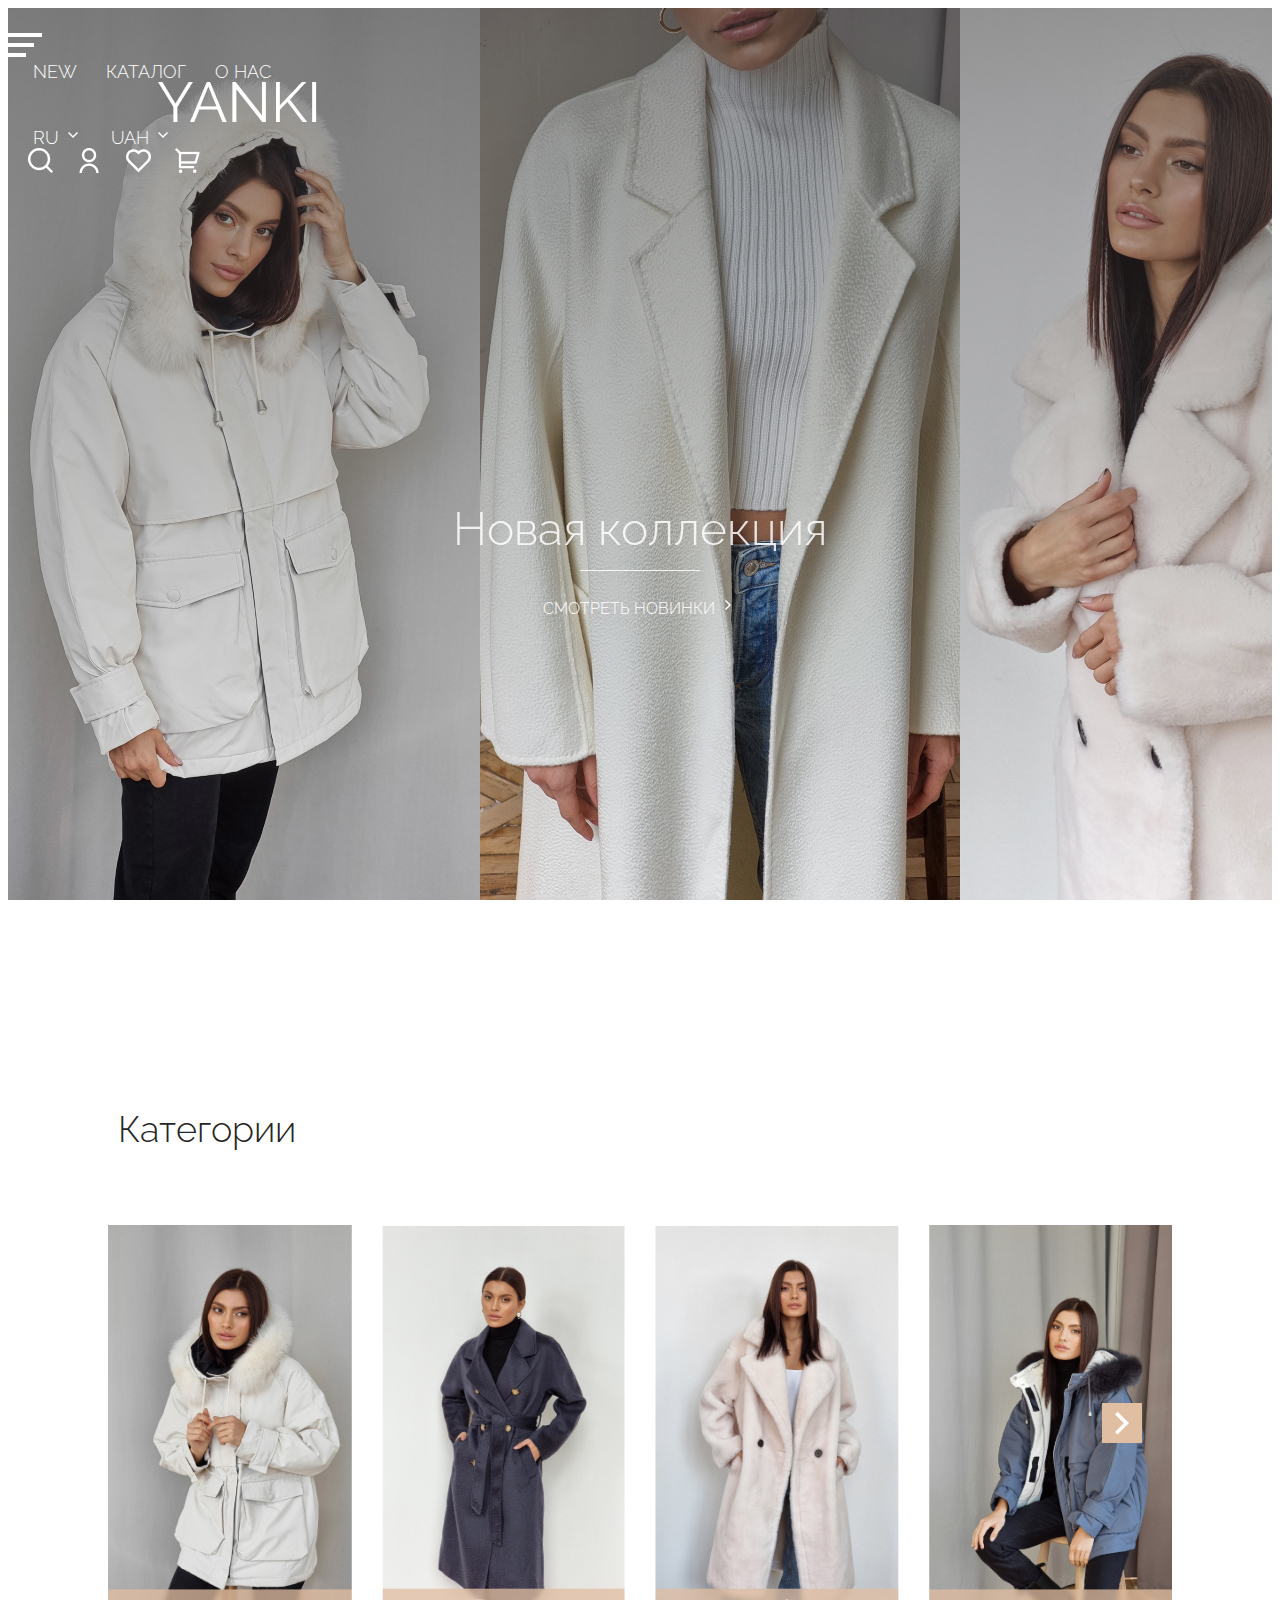
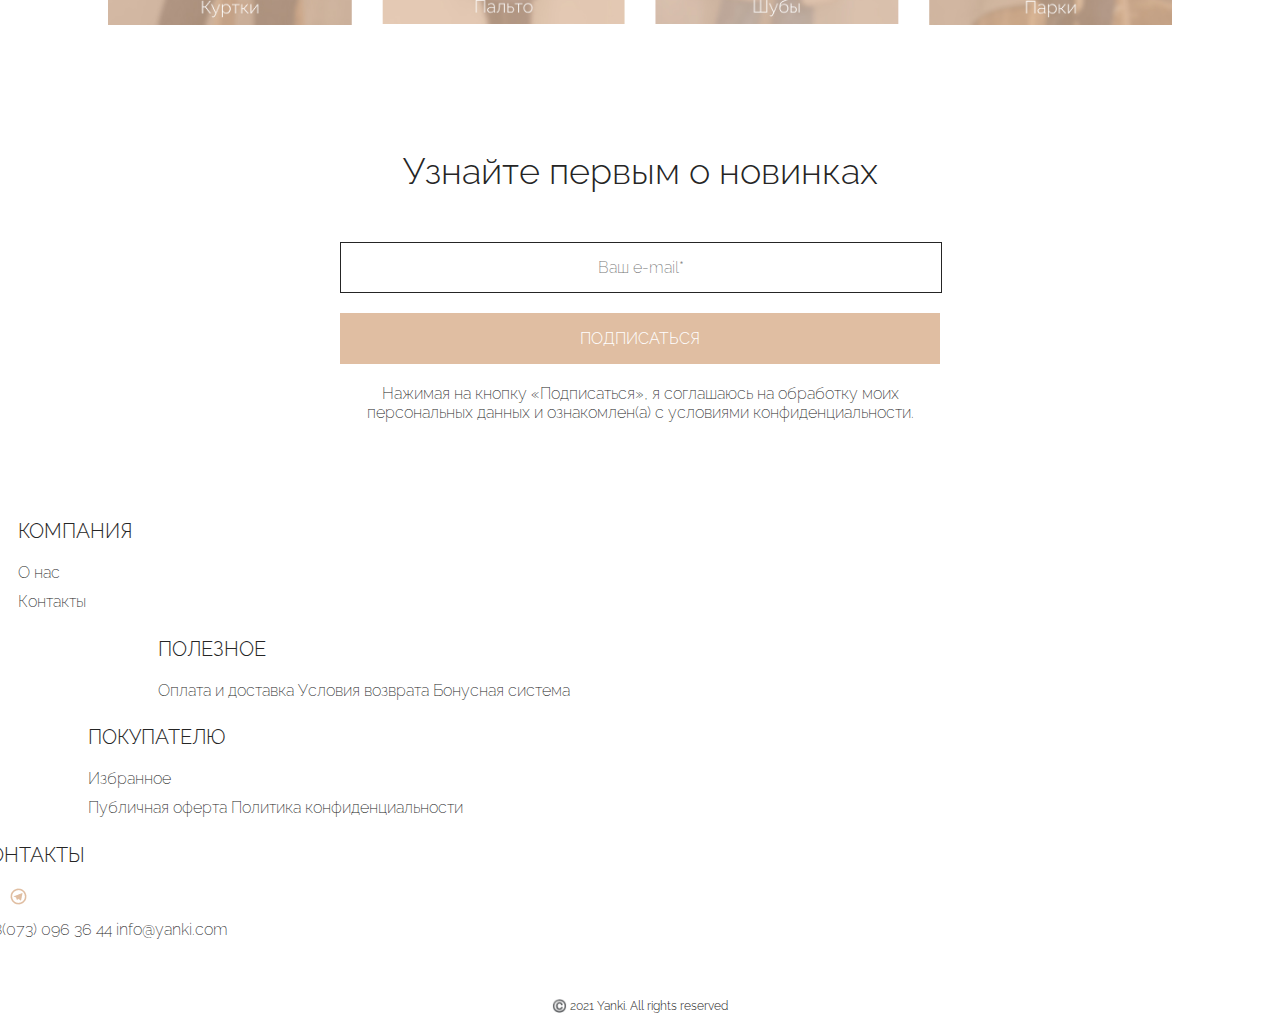
<file: index.html>
<!DOCTYPE html>
<html lang="en">
<head>
    <meta charset="UTF-8">
    <meta http-equiv="X-UA-Compatible" content="IE=edge">
    <meta name="viewport" content="width=1024">
    <title>YANKI</title>
    <link rel="stylesheet" href="style.css">
    <link href="https://cdn.jsdelivr.net/npm/bootstrap@5.1.3/dist/css/bootstrap.min.css" rel="stylesheet" integrity="sha384-1BmE4kWBq78iYhFldvKuhfTAU6auU8tT94WrHftjDbrCEXSU1oBoqyl2QvZ6jIW3" crossorigin="anonymous">
    <link rel="stylesheet" href="https://unpkg.com/swiper@8/swiper-bundle.min.css"/>
</head>
<body>
    
    <!-- ===============================<header></header> -->

    <header>
        <nav>
            <div class="container">
                <div class="d-flex align-items-center justify-content-between" >
                    <div class="col-xxl-1 drowdown "><a href="#"><img src="img/DROPDOWN_ICON.png" alt=""></a></div>
                    <div class="col-xxl-3 catalog">
                        <a href="#">NEW</a>
                        <a href="catalog.html">КАТАЛОГ</a>
                        <a href="#">О НАС</a>
                    </div>
                    <div class="col-xxl-2 emblem"><a href=""><img src="img/YANKI.png" alt=""></a></div>
                    <div class="col-xxl-2 switch">
                        <a href="#">RU <img src="img/DOWN_ARROW.png" alt=""></a>
                        <a href="#">UAH <img src="img/DOWN_ARROW.png" alt=""></a>
                    </div>
                    <div class="col-xxl-2 functions">
                        <a href="#"><img src="img/icon_SEARCH.png" alt=""></a>
                        <a href="#"><img src="img/icon_HUMAN.png" alt=""></a>
                        <a href="#"><img src="img/icon_HEART.png" alt=""></a>
                        <a href="#"><img src="img/icon_TELEJKA.png" alt=""></a>
                    </div>
                </div>
            </div>
        </nav>
        <div class="newcollection">
            <h1>Новая коллекция</h1>
            <!-- line after -->
            <a href="#">Смотреть Новинки <img src="img/RIGHT_ARROW.png" alt=""></a>
        </div>
    </header>

    <!-- ===============================<header></header> -->

    <!-- ==================================SWIPER PART -->

    <section class="swiperpart">
        <div class="container">
            <h1>Категории</h1>
        </div>
        <div class="container">
            <div class="swiper mySwiper">
                <div class="swiper-wrapper">
                  <div class="swiper-slide"><a href="#"><img src="img/SWIPER_IMG_1.jpg" alt=""></a></div>
                  <div class="swiper-slide"><a href="#"><img src="img/SWIPER_IMG_2.jpg" alt=""></a></div>
                  <div class="swiper-slide"><a href="#"><img src="img/SWIPER_IMG_3.jpg" alt=""></a></div>
                  <div class="swiper-slide"><a href="#"><img src="img/SWIPER_IMG_4.jpg" alt=""></a></div>
                  <div class="swiper-slide"><a href="#"><img src="img/SWIPER_IMG_2.jpg" alt=""></a></div>
                  <div class="swiper-slide"><a href="#"><img src="img/SWIPER_IMG_1.jpg" alt=""></a></div>
                  <div class="swiper-slide"><a href="#"><img src="img/SWIPER_IMG_4.jpg" alt=""></a></div>
                  <div class="swiper-slide"><a href="#"><img src="img/SWIPER_IMG_3.jpg" alt=""></a></div>
                </div>
                <div class="swiper-button-next"></div>
              </div>
        </div>
    </section>

    <!-- ==================================SWIPER PART -->


    <!-- ==================================rassilka  -->

    <section class="rassilka">
        <div class="rassilkacontainer">
            <h1>Узнайте  первым о новинках</h1>
            <input type="email" name="" id="" placeholder="Ваш e-mail*">
            <button>ПОДПИСАТЬСЯ</button>
            <p>Нажимая на кнопку «Подписаться», я соглашаюсь на обработку моих персональных данных и ознакомлен(а) с условиями конфиденциальности.</p>
        </div>
    </section>

    <!-- ==================================rassilka  -->


    <!-- ======================================foooooooooooooooootootttotototooter -->

    <footer>
        <div class="container">
            <div class="d-flex ">
                <div class="col-xxl-2 company">
                    <h2>КОМПАНИЯ</h2>
                    <a href="#!">О нас</a>   <br>
                    <a href="#!">Контакты</a>
                </div>
                <div class="col-xxl-2 usefull">
                    <h2>ПОЛЕЗНОЕ</h2>
                    <a href="#!">Оплата и доставка</a> 
                    <a href="#!">Условия возврата</a> 
                    <a href="#!">Бонусная система</a>
                </div>
                <div class="col-xxl-3 client">
                    <h2>ПОКУПАТЕЛЮ</h2>
                    <a href="#!">Избранное</a> <br>
                    <a href="#!">Публичная оферта</a> 
                    <a href="#!">Политика конфиденциальности</a>
                </div>
                <div class="col-xxl-2 contacts">
                    <h2>КОНТАКТЫ</h2>
                    <div class="d-flex"><a href="#!"><img src="img/instagram_ICON.png" alt=""></a><a href="#!" style="margin-left: 12px;"><img src="img/telegram_icon.png" alt=""></a></div>
                    <a href="tel:+380730963644">+38(073) 096 36 44</a>
                    <a href="mailto:info@yanki.com">info@yanki.com</a>
                </div>
            </div>
            <h6>©️ 2021 Yanki. All rights reserved</h6>
        </div>
    </footer>

    <!-- ======================================foooooooooooooooootootttotototooter -->



















    <script src="https://cdn.jsdelivr.net/npm/bootstrap@5.1.3/dist/js/bootstrap.bundle.min.js" integrity="sha384-ka7Sk0Gln4gmtz2MlQnikT1wXgYsOg+OMhuP+IlRH9sENBO0LRn5q+8nbTov4+1p" crossorigin="anonymous"></script>
    
    <script src="https://unpkg.com/swiper@8/swiper-bundle.min.js"></script>

    <script>
        var swiper = new Swiper(".mySwiper", {
          slidesPerView: 4,
          spaceBetween: 30,
          slidesPerGroup: 4,
          loop: true,
          loopFillGroupWithBlank: true,
          navigation: {
            nextEl: ".swiper-button-next",
          },
        });
      </script>
</body>
</html>
</file>
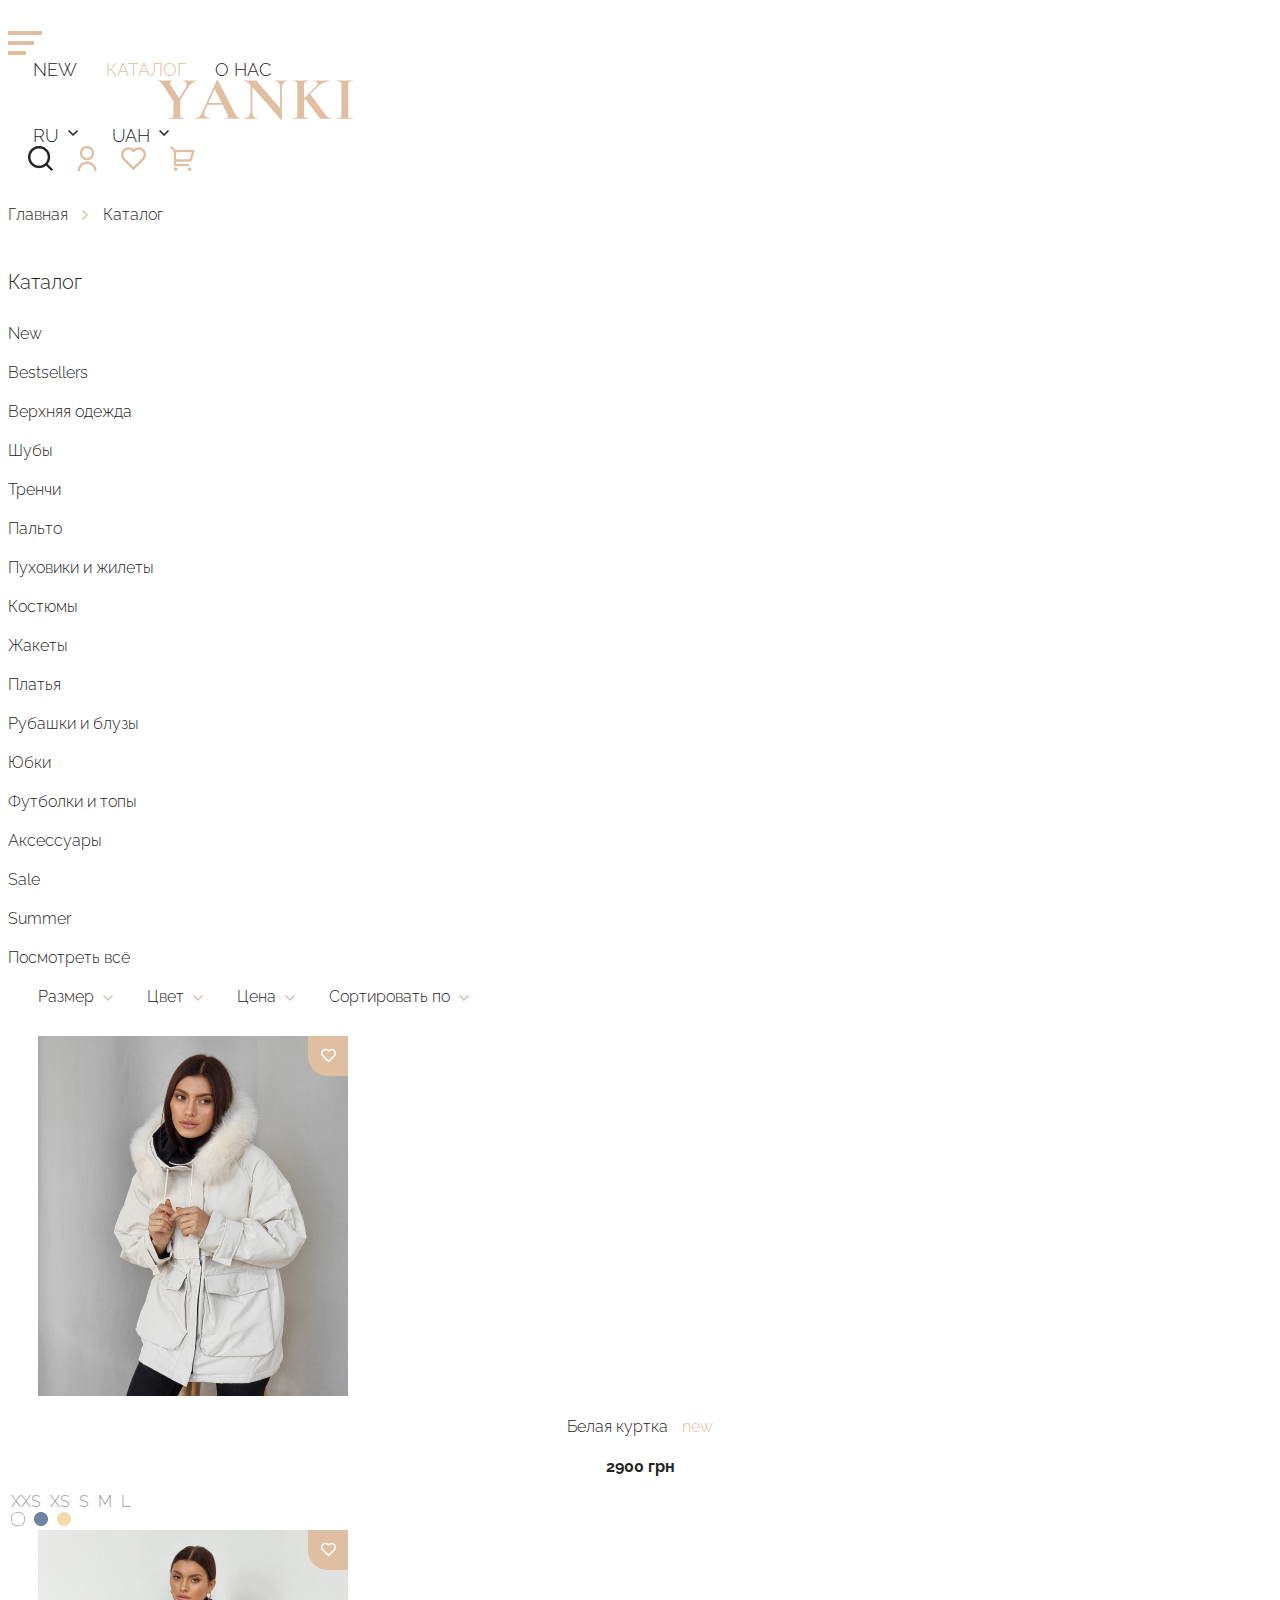
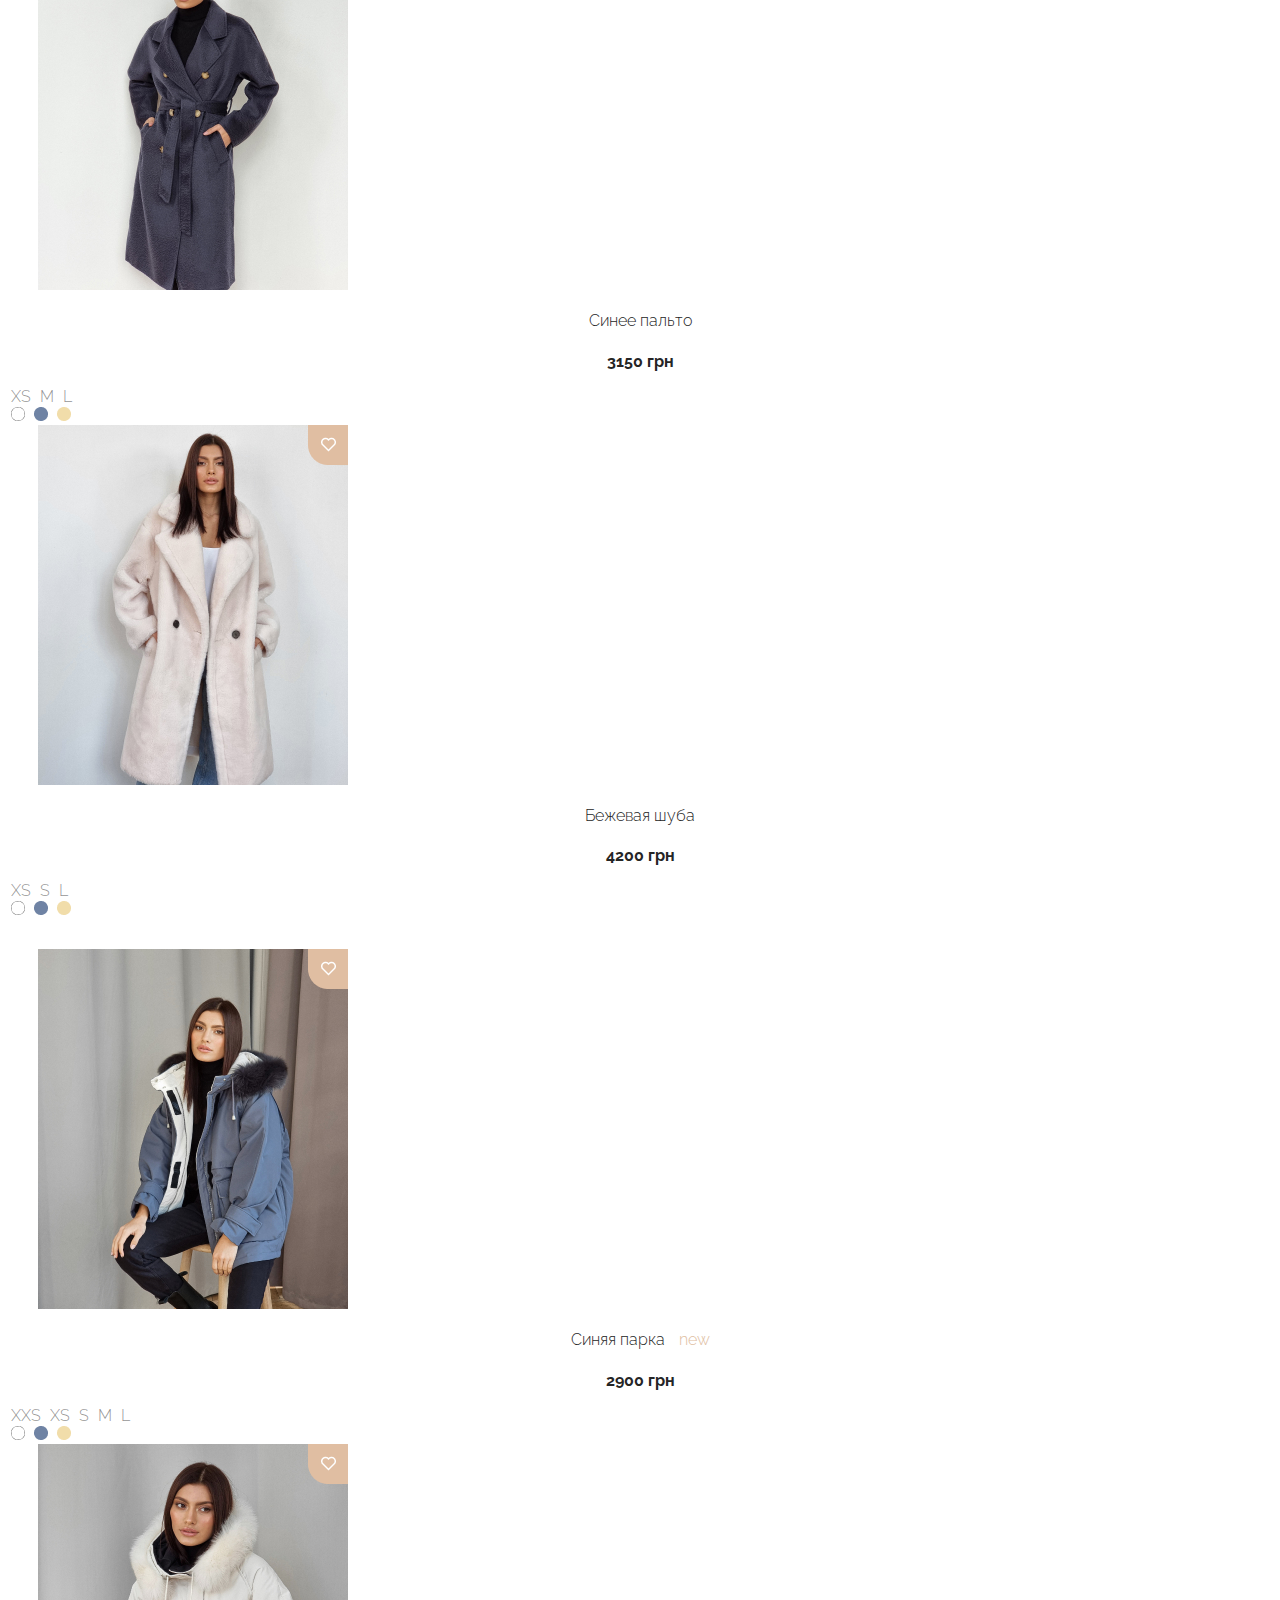
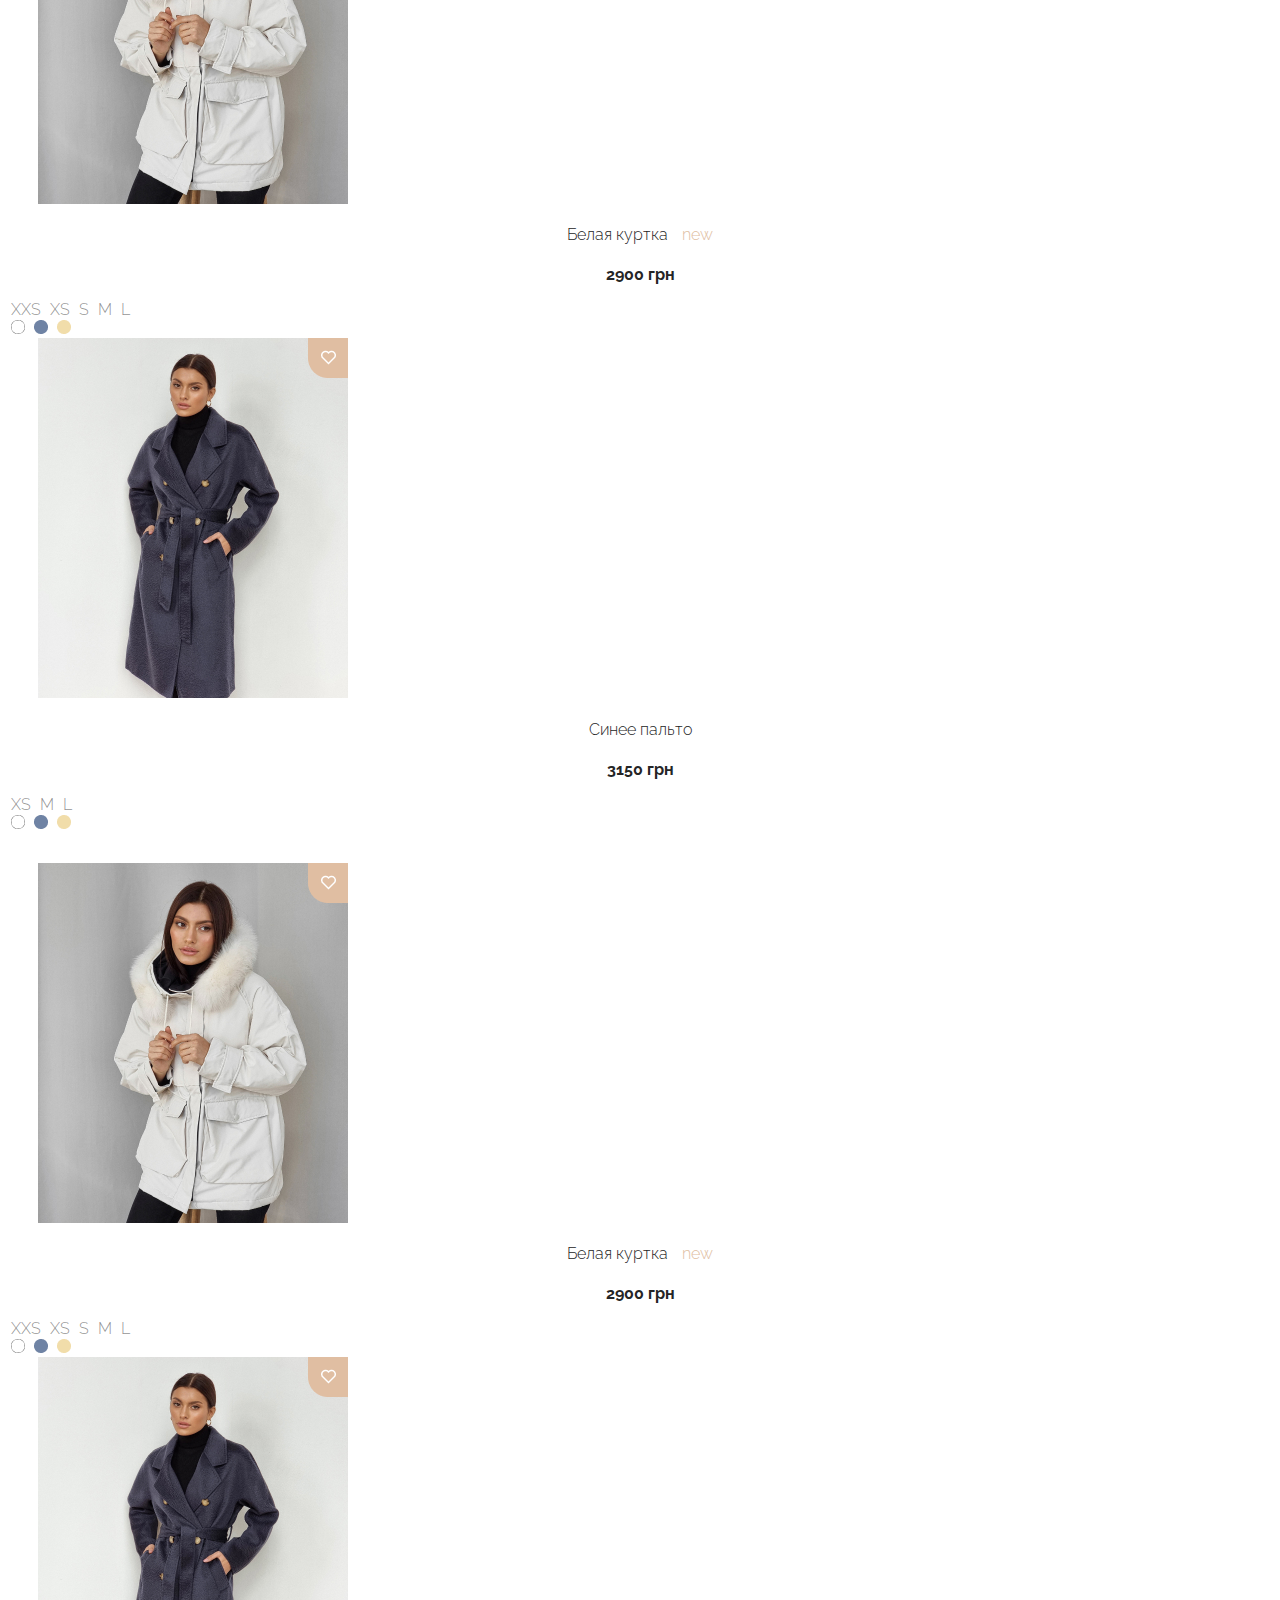
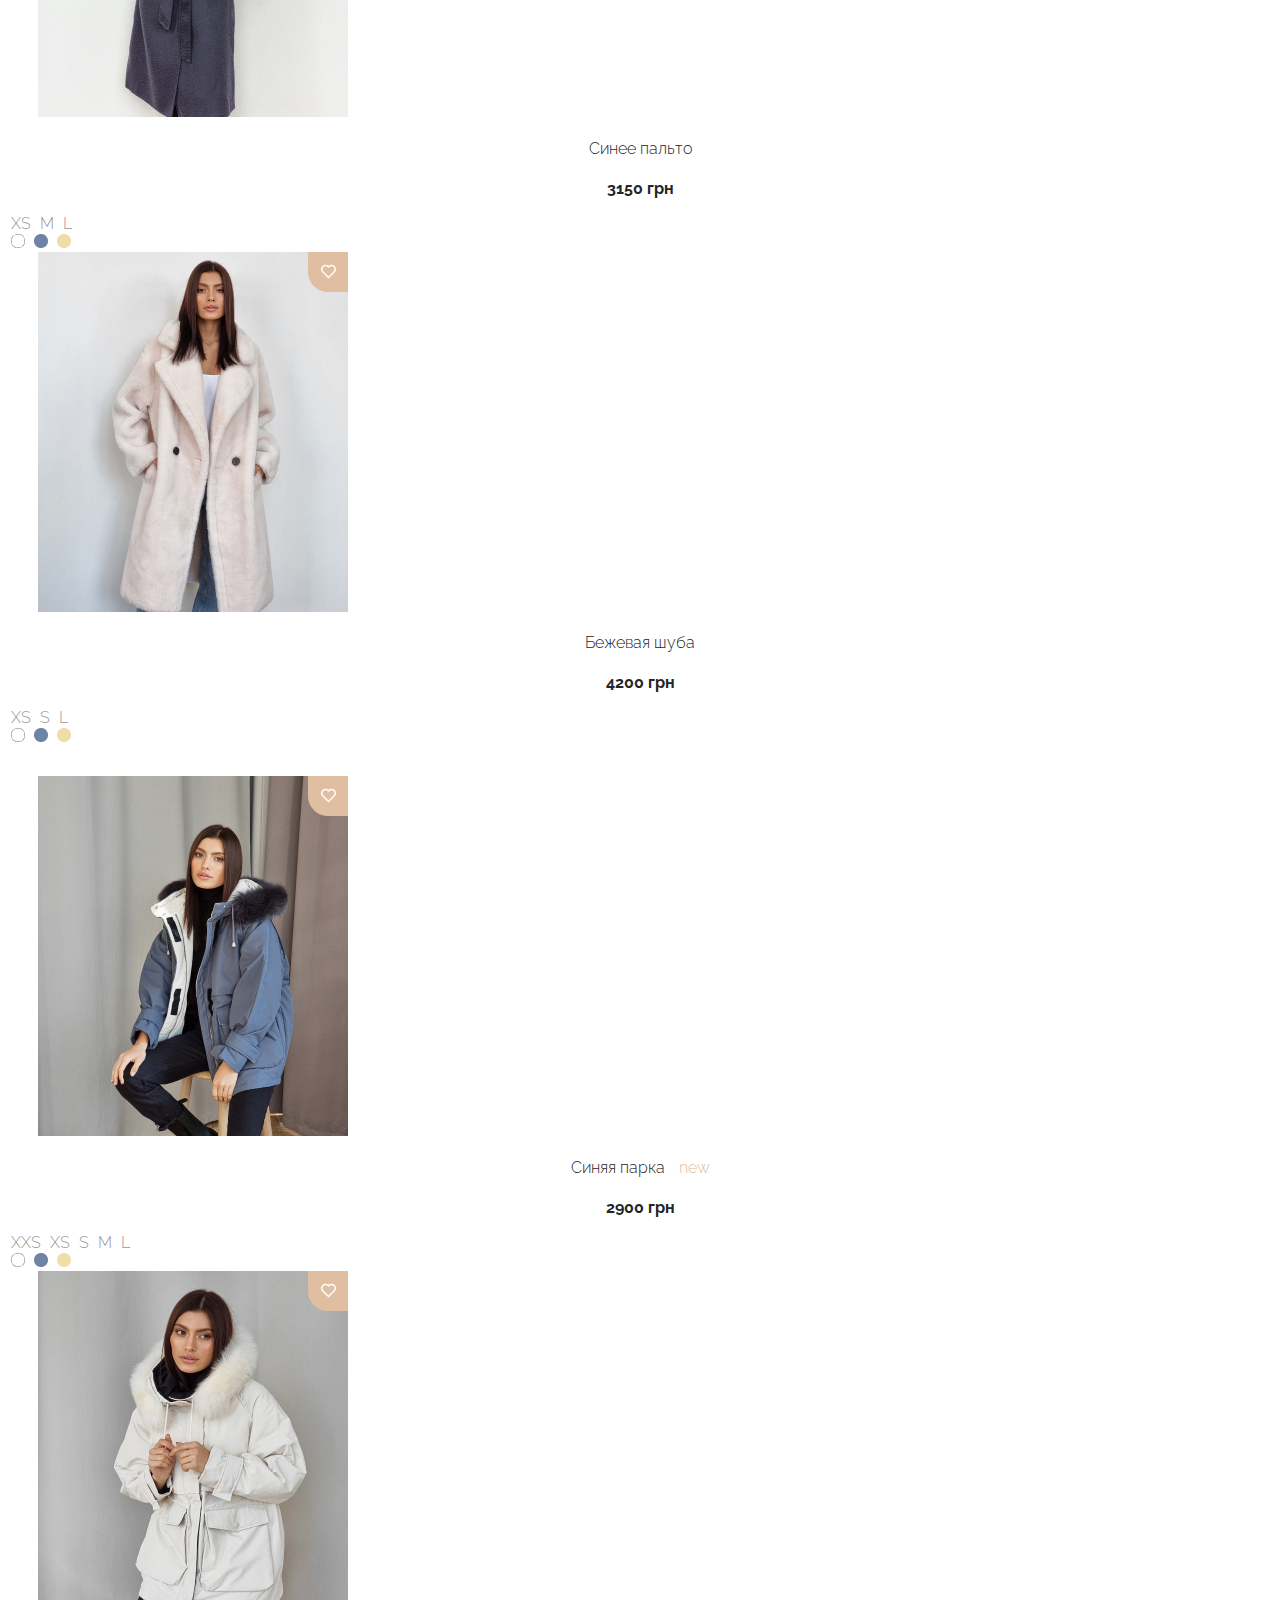
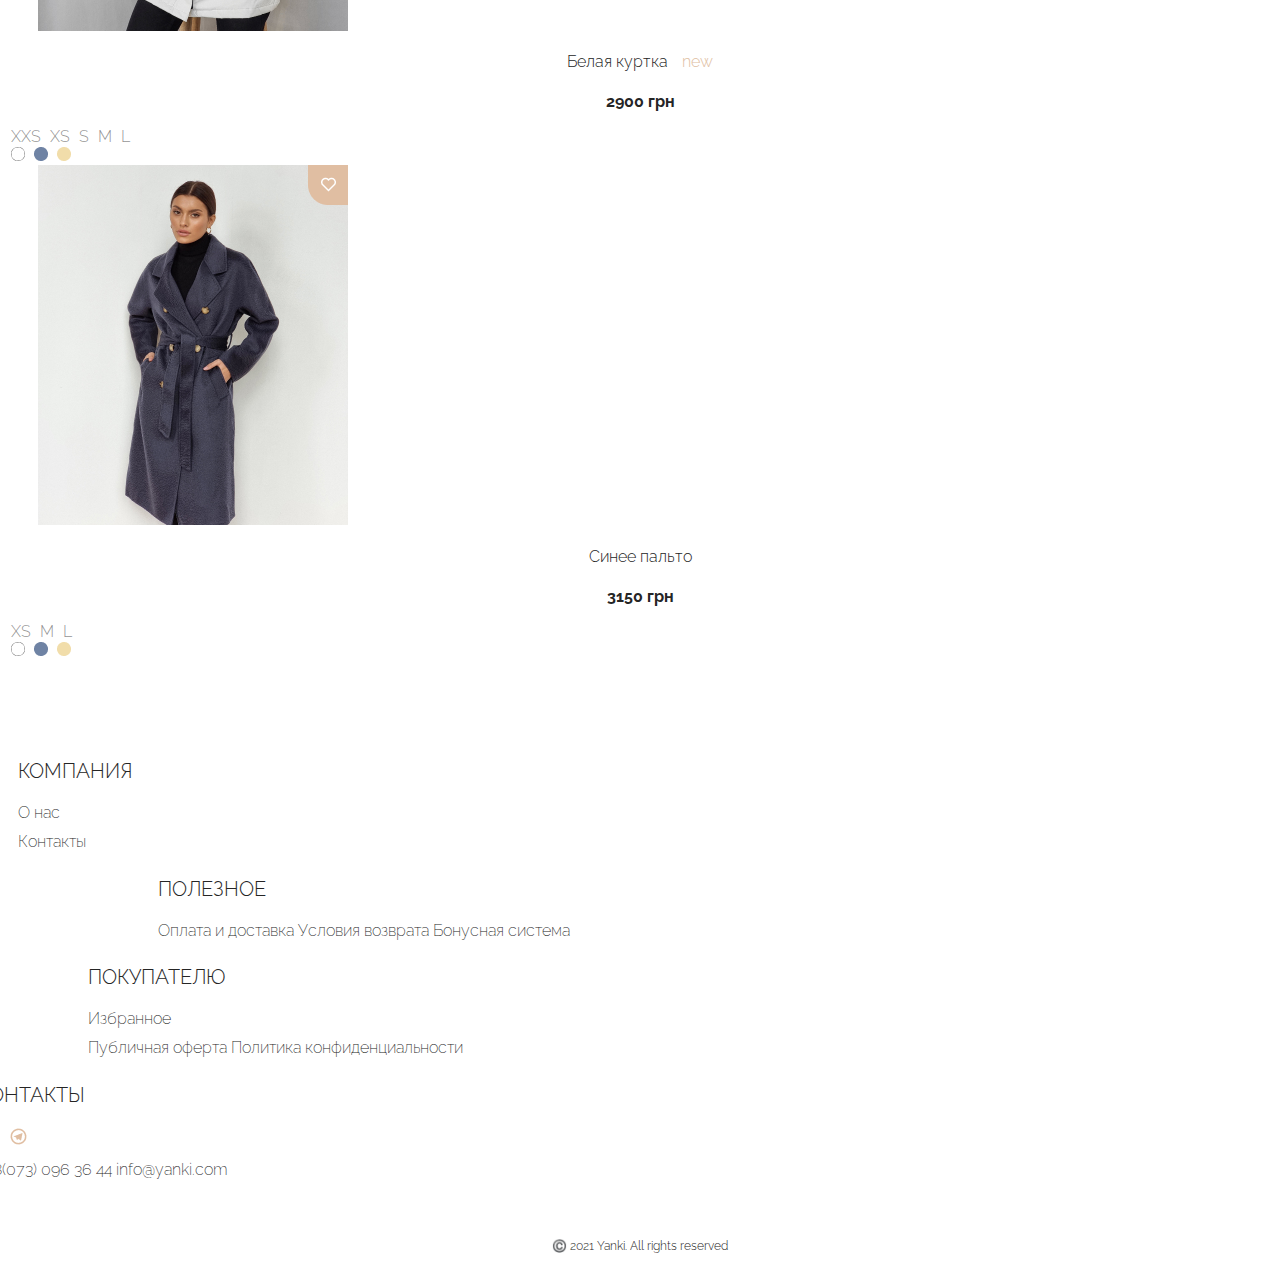
<file: catalog.html>
<!DOCTYPE html>
<html lang="en">
<head>
    <meta charset="UTF-8">
    <meta http-equiv="X-UA-Compatible" content="IE=edge">
    <meta name="viewport" content="width=device-width, initial-scale=1.0">
    <title>CATALOG</title>
    <link rel="stylesheet" href="catalog.css">
    <link href="https://cdn.jsdelivr.net/npm/bootstrap@5.1.3/dist/css/bootstrap.min.css" rel="stylesheet" integrity="sha384-1BmE4kWBq78iYhFldvKuhfTAU6auU8tT94WrHftjDbrCEXSU1oBoqyl2QvZ6jIW3" crossorigin="anonymous">
</head>
<body>
    
    <!-- ==================h==eader  -->

    <header>
        <nav>
            <div class="container">
                <div class="d-flex align-items-center justify-content-between" >
                    <div class="col-xxl-1 drowdown "><a href="#"><img src="img/KDROPDOWN_ICON.png" alt=""></a></div>
                    <div class="col-xxl-3 catalog">
                        <a href="#">NEW</a>
                        <a href="catalog.html" class="hedactive">КАТАЛОГ</a>
                        <a href="#">О НАС</a>
                    </div>
                    <div class="col-xxl-2 emblem"><a href="index.html"><img src="img/KYANKI.png" alt=""></a></div>
                    <div class="col-xxl-2 switch">
                        <a href="#">RU <img src="img/KDOWN_ARROW.png" alt=""></a>
                        <a href="#">UAH <img src="img/KDOWN_ARROW.png" alt=""></a>
                    </div>
                    <div class="col-xxl-2 functions">
                        <a href="#"><img src="img/Kicon_SEARCH.png" alt=""></a>
                        <a href="#"><img src="img/Kicon_HUMAN.png" alt=""></a>
                        <a href="#"><img src="img/Kicon_HEART.png" alt=""></a>
                        <a href="#"><img src="img/Kicon_TELEJKA.png" alt=""></a>
                    </div>
                </div>
            </div>
        </nav>
    </header>

    <!-- ==================h==eader  -->

    <!-- ===============WhereWeAre -->

    <section class="WhereWeAre">
        <div class="container">
            <a href="index.html">Главная</a> <img src="img/whereweare.png" alt=""> <a href="#!">Каталог</a>
        </div>
    </section>

    <!-- ===============WhereWeAre -->


    <!-- ===========main  -->

    <main>
        <div class="container d-flex">
            <div class="col-xxl-2 catalog">
                <h2>Каталог</h2>
               <a href="#!">New</a>
               <a href="#!">Bestsellers</a>
               <a href="#!">Верхняя одежда</a>
               <a href="#!">Шубы</a>
               <a href="#!">Тренчи</a>
               <a href="#!">Пальто</a>
               <a href="#!">Пуховики и жилеты</a>
               <a href="#!">Костюмы</a>
               <a href="#!">Жакеты</a>
               <a href="#!">Платья</a>
               <a href="#!">Рубашки и блузы</a>
               <a href="#!">Юбки</a>
               <a href="#!">Футболки и топы</a>
               <a href="#!">Аксессуары</a>
               <a href="#!">Sale</a>
               <a href="#!">Summer</a>
               <a href="#!">Посмотреть всё</a>
            </div>
            <div class="col-xxl-10 products">
                <div class="settings">
                    <a href="#!">Размер <img src="img/settings.png" alt=""></a>
                    <a href="#!">Цвет <img src="img/settings.png" alt=""></a>
                    <a href="#!">Цена <img src="img/settings.png" alt=""></a>
                    <a href="#!">Сортировать по <img src="img/settings.png" alt=""></a>
                </div>
                <div class="firstTRIPPLE d-flex justify-content-between">
                    
                        <div class="col-xxl-4">
                            <div class="img beliybg">
                                <a href="#!"><img src="img/LIKE.png" alt=""></a>
                            </div>
                            <h4>Белая куртка <span>new</span> </h4> 
                            <h3>2900 грн</h3>
                            <div class="sizes d-flex justify-content-center">
                                <a href="#1">XXS</a>
                                <a href="#1">XS</a>
                                <a href="#1">S</a>
                                <a href="#1">M</a>
                                <a href="#1">L</a>
                            </div>
                            <div class="color d-flex justify-content-center">
                                <a href="#!"><img src="img/COLOR_white.png" alt=""></a>
                                <a href="#!"><img src="img/COLOR_blue.png" alt=""></a>
                                <a href="#!"><img src="img/COLOR_yellow.png" alt=""></a>
                            </div>
                        </div>
                        <div class="col-xxl-4">
                            <div class="img corniybg">
                                <a href="#!"><img src="img/LIKE.png" alt=""></a>
                            </div>
                            <h4>Синее пальто  </h4> 
                            <h3>3150 грн</h3>
                            <div class="sizes d-flex justify-content-center">
                                <a href="#1">XS</a>
                                <a href="#1">M</a>
                                <a href="#1">L</a>
                            </div>
                            <div class="color d-flex justify-content-center">
                                <a href="#!"><img src="img/COLOR_white.png" alt=""></a>
                                <a href="#!"><img src="img/COLOR_blue.png" alt=""></a>
                                <a href="#!"><img src="img/COLOR_yellow.png" alt=""></a>
                            </div>
                        </div>
                        <div class="col-xxl-4">
                            <div class="img bejeviybg">
                                <a href="#!"><img src="img/LIKE.png" alt=""></a>
                            </div>
                            <h4>Бежевая шуба  </h4> 
                            <h3>4200 грн</h3>
                            <div class="sizes d-flex justify-content-center">
                                <a href="#1">XS</a>
                                <a href="#1">S</a>
                                <a href="#1">L</a>
                            </div>
                            <div class="color d-flex justify-content-center">
                                <a href="#!"><img src="img/COLOR_white.png" alt=""></a>
                                <a href="#!"><img src="img/COLOR_blue.png" alt=""></a>
                                <a href="#!"><img src="img/COLOR_yellow.png" alt=""></a>
                            </div>
                        </div>
                    
                </div>
                <div class="firstTRIPPLE d-flex justify-content-between">
                    
                    <div class="col-xxl-4">
                        <div class="img siniybg">
                            <a href="#!"><img src="img/LIKE.png" alt=""></a>
                        </div>
                        <h4>Синяя парка <span>new</span> </h4> 
                        <h3>2900 грн</h3>
                        <div class="sizes d-flex justify-content-center">
                            <a href="#1">XXS</a>
                            <a href="#1">XS</a>
                            <a href="#1">S</a>
                            <a href="#1">M</a>
                            <a href="#1">L</a>
                        </div>
                        <div class="color d-flex justify-content-center">
                            <a href="#!"><img src="img/COLOR_white.png" alt=""></a>
                            <a href="#!"><img src="img/COLOR_blue.png" alt=""></a>
                            <a href="#!"><img src="img/COLOR_yellow.png" alt=""></a>
                        </div>
                    </div>
                    <div class="col-xxl-4">
                        <div class="img beliybg">
                            <a href="#!"><img src="img/LIKE.png" alt=""></a>
                        </div>
                        <h4>Белая куртка <span>new</span> </h4> 
                        <h3>2900 грн</h3>
                        <div class="sizes d-flex justify-content-center">
                            <a href="#1">XXS</a>
                            <a href="#1">XS</a>
                            <a href="#1">S</a>
                            <a href="#1">M</a>
                            <a href="#1">L</a>
                        </div>
                        <div class="color d-flex justify-content-center">
                            <a href="#!"><img src="img/COLOR_white.png" alt=""></a>
                            <a href="#!"><img src="img/COLOR_blue.png" alt=""></a>
                            <a href="#!"><img src="img/COLOR_yellow.png" alt=""></a>
                        </div>
                    </div>
                    <div class="col-xxl-4">
                        <div class="img corniybg">
                            <a href="#!"><img src="img/LIKE.png" alt=""></a>
                        </div>
                        <h4>Синее пальто  </h4> 
                        <h3>3150 грн</h3>
                        <div class="sizes d-flex justify-content-center">
                            <a href="#1">XS</a>
                            <a href="#1">M</a>
                            <a href="#1">L</a>
                        </div>
                        <div class="color d-flex justify-content-center">
                            <a href="#!"><img src="img/COLOR_white.png" alt=""></a>
                            <a href="#!"><img src="img/COLOR_blue.png" alt=""></a>
                            <a href="#!"><img src="img/COLOR_yellow.png" alt=""></a>
                        </div>
                    </div>
                
            </div>
            <div class="firstTRIPPLE d-flex justify-content-between">
                    
                <div class="col-xxl-4">
                    <div class="img beliybg">
                        <a href="#!"><img src="img/LIKE.png" alt=""></a>
                    </div>
                    <h4>Белая куртка <span>new</span> </h4> 
                    <h3>2900 грн</h3>
                    <div class="sizes d-flex justify-content-center">
                        <a href="#1">XXS</a>
                        <a href="#1">XS</a>
                        <a href="#1">S</a>
                        <a href="#1">M</a>
                        <a href="#1">L</a>
                    </div>
                    <div class="color d-flex justify-content-center">
                        <a href="#!"><img src="img/COLOR_white.png" alt=""></a>
                        <a href="#!"><img src="img/COLOR_blue.png" alt=""></a>
                        <a href="#!"><img src="img/COLOR_yellow.png" alt=""></a>
                    </div>
                </div>
                <div class="col-xxl-4">
                    <div class="img corniybg">
                        <a href="#!"><img src="img/LIKE.png" alt=""></a>
                    </div>
                    <h4>Синее пальто  </h4> 
                    <h3>3150 грн</h3>
                    <div class="sizes d-flex justify-content-center">
                        <a href="#1">XS</a>
                        <a href="#1">M</a>
                        <a href="#1">L</a>
                    </div>
                    <div class="color d-flex justify-content-center">
                        <a href="#!"><img src="img/COLOR_white.png" alt=""></a>
                        <a href="#!"><img src="img/COLOR_blue.png" alt=""></a>
                        <a href="#!"><img src="img/COLOR_yellow.png" alt=""></a>
                    </div>
                </div>
                <div class="col-xxl-4">
                    <div class="img bejeviybg">
                        <a href="#!"><img src="img/LIKE.png" alt=""></a>
                    </div>
                    <h4>Бежевая шуба  </h4> 
                    <h3>4200 грн</h3>
                    <div class="sizes d-flex justify-content-center">
                        <a href="#1">XS</a>
                        <a href="#1">S</a>
                        <a href="#1">L</a>
                    </div>
                    <div class="color d-flex justify-content-center">
                        <a href="#!"><img src="img/COLOR_white.png" alt=""></a>
                        <a href="#!"><img src="img/COLOR_blue.png" alt=""></a>
                        <a href="#!"><img src="img/COLOR_yellow.png" alt=""></a>
                    </div>
                </div>
            
        </div>
        <div class="firstTRIPPLE d-flex justify-content-between">
                    
            <div class="col-xxl-4">
                <div class="img siniybg">
                    <a href="#!"><img src="img/LIKE.png" alt=""></a>
                </div>
                <h4>Синяя парка <span>new</span> </h4> 
                <h3>2900 грн</h3>
                <div class="sizes d-flex justify-content-center">
                    <a href="#1">XXS</a>
                    <a href="#1">XS</a>
                    <a href="#1">S</a>
                    <a href="#1">M</a>
                    <a href="#1">L</a>
                </div>
                <div class="color d-flex justify-content-center">
                    <a href="#!"><img src="img/COLOR_white.png" alt=""></a>
                    <a href="#!"><img src="img/COLOR_blue.png" alt=""></a>
                    <a href="#!"><img src="img/COLOR_yellow.png" alt=""></a>
                </div>
            </div>
            <div class="col-xxl-4">
                <div class="img beliybg">
                    <a href="#!"><img src="img/LIKE.png" alt=""></a>
                </div>
                <h4>Белая куртка <span>new</span> </h4> 
                <h3>2900 грн</h3>
                <div class="sizes d-flex justify-content-center">
                    <a href="#1">XXS</a>
                    <a href="#1">XS</a>
                    <a href="#1">S</a>
                    <a href="#1">M</a>
                    <a href="#1">L</a>
                </div>
                <div class="color d-flex justify-content-center">
                    <a href="#!"><img src="img/COLOR_white.png" alt=""></a>
                    <a href="#!"><img src="img/COLOR_blue.png" alt=""></a>
                    <a href="#!"><img src="img/COLOR_yellow.png" alt=""></a>
                </div>
            </div>
            <div class="col-xxl-4">
                <div class="img corniybg">
                    <a href="#!"><img src="img/LIKE.png" alt=""></a>
                </div>
                <h4>Синее пальто  </h4> 
                <h3>3150 грн</h3>
                <div class="sizes d-flex justify-content-center">
                    <a href="#1">XS</a>
                    <a href="#1">M</a>
                    <a href="#1">L</a>
                </div>
                <div class="color d-flex justify-content-center">
                    <a href="#!"><img src="img/COLOR_white.png" alt=""></a>
                    <a href="#!"><img src="img/COLOR_blue.png" alt=""></a>
                    <a href="#!"><img src="img/COLOR_yellow.png" alt=""></a>
                </div>
            </div>
        
    </div>
            </div>
        </div>
    </main>

    <!-- ===========main  -->


        <!-- ======================================foooooooooooooooootootttotototooter -->

        <footer>
            <div class="container">
                <div class="d-flex ">
                    <div class="col-xxl-2 company">
                        <h2>КОМПАНИЯ</h2>
                        <a href="#!">О нас</a>   <br>
                        <a href="#!">Контакты</a>
                    </div>
                    <div class="col-xxl-2 usefull">
                        <h2>ПОЛЕЗНОЕ</h2>
                        <a href="#!">Оплата и доставка</a> 
                        <a href="#!">Условия возврата</a> 
                        <a href="#!">Бонусная система</a>
                    </div>
                    <div class="col-xxl-3 client">
                        <h2>ПОКУПАТЕЛЮ</h2>
                        <a href="#!">Избранное</a> <br>
                        <a href="#!">Публичная оферта</a> 
                        <a href="#!">Политика конфиденциальности</a>
                    </div>
                    <div class="col-xxl-2 contacts">
                        <h2>КОНТАКТЫ</h2>
                        <div class="d-flex"><a href="#!"><img src="img/instagram_ICON.png" alt=""></a><a href="#!" style="margin-left: 12px;"><img src="img/telegram_icon.png" alt=""></a></div>
                        <a href="tel:+380730963644">+38(073) 096 36 44</a>
                        <a href="mailto:info@yanki.com">info@yanki.com</a>
                    </div>
                </div>
                <h6>©️ 2021 Yanki. All rights reserved</h6>
            </div>
        </footer>
    
        <!-- ======================================foooooooooooooooootootttotototooter -->
    
    









    <script src="https://cdn.jsdelivr.net/npm/bootstrap@5.1.3/dist/js/bootstrap.bundle.min.js" integrity="sha384-ka7Sk0Gln4gmtz2MlQnikT1wXgYsOg+OMhuP+IlRH9sENBO0LRn5q+8nbTov4+1p" crossorigin="anonymous"></script>
</body>
</html>
</file>
<file: style.css>
@import url('https://fonts.googleapis.com/css2?family=Raleway:wght@100;200;300;400;500;600;700;800;900&display=swap');
/*                    font-family: 'Raleway', sans-serif;             */
*{
    font-family: 'Raleway', sans-serif;  
}

a{
    text-decoration: none !important;
}

header{
    background-image: url(img/Фон.jpg);
    padding-top: 25px;
    padding-bottom: 390px;
    background-repeat: no-repeat;
    background-size: cover;
    background-attachment: fixed;
}
header a{
    color: white;
}
header nav{
    margin-bottom: 325px;
}
header nav .catalog{
    /* margin-left: 75px; */
}
header nav .catalog a{
    font-family: 'Raleway';
    font-style: normal;
    font-weight: 300;
    font-size: 18px;
    line-height: 21px;
    color: #FFFFFF;
    margin-left: 25px
}
header nav .emblem{
    margin-left: 150px;
    /* margin-right: 73px; */
}
header nav .switch a{
    margin-left: 25px;
    font-family: 'Raleway';
    font-style: normal;
    font-weight: 300;
    font-size: 18px;
    line-height: 21px;
    color: #FFFFFF;

}
header nav .functions{
    /* margin-left: 80px; */
    margin-left: auto;
}
header nav .functions a{
    margin-left: 20px;
}
header .newcollection{
    text-align: center;
}

header .newcollection h1{
    font-family: 'Raleway';
    font-style: normal;
    font-weight: 300;
    font-size: 46px;
    line-height: 54px;
    text-align: center;
    color: #FFFFFF;
    opacity: 0.85;
    position: relative;
}

header .newcollection h1::after{
    content: "";
    width: 120px;
    height: 1px;
    background-color: white;
    position: absolute;
    bottom: -15px;
    left: 50%;
    transform: translateX(-50%);
}

header .newcollection a{
    font-family: 'Raleway';
    font-style: normal;
    font-weight: 300;
    font-size: 16px;
    line-height: 19px;
    text-align: center;
    text-transform: uppercase;
    color: #FFFFFF;
    display: block;
    margin-top: 40px;
}

/* ===================== header  */


/* =================swiper  */
.swiperpart{
    margin: 100px;
}
.swiper {
    width: 100%;
    height: 450px;
  }

  .swiper-slide {
    text-align: center;
    font-size: 18px;
    background: #fff;
    display: -webkit-box;
    display: -ms-flexbox;
    display: -webkit-flex;
    display: flex;
    -webkit-box-pack: center;
    -ms-flex-pack: center;
    -webkit-justify-content: center;
    justify-content: center;
    -webkit-box-align: center;
    -ms-flex-align: center;
    -webkit-align-items: center;
    align-items: center;
  }

  .swiper-slide img {
    display: block;
    width: 100%;
    height: 100%;
    /* object-fit: cover; */
    /* background-image: url(img/SWIPER_RIGHT_ARROW.png); */
  }
  .swiper-button-next{
      left: 0;
      margin-right: 20px;
      width: 40px !important;
      height: 40px !important;
  }
  .swiper-button-next::after{
      content: ""!important;
      background-image: url(img/SWIPER_RIGHT_ARROW.png) !important;
      /* position: absolute !important; */
      width: 40px;
      height: 40px;
      background-size: contain;
      background-repeat: no-repeat;

  }

  .swiper-slide-active{
    width: 280.25px;
    margin-right: 40px;
  }

  .swiperpart h1{
    font-family: 'Raleway';
    font-style: normal;
    font-weight: 300;
    font-size: 36px;
    line-height: 42px;
    color: #252525;
    margin-left: 10px;
    margin-bottom: 50px;
  }

/* =================swiper  */


/* =============rassilka  */

.rassilka{
    margin-bottom: 100px;
}
.rassilka .rassilkacontainer{
    width: 600px;
    height: 270px;
    margin: auto;
}

.rassilka h1{
    font-family: 'Raleway';
    font-style: normal;
    font-weight: 300;
    font-size: 36px;
    line-height: 42px;
    text-align: center;
    color: #252525;
    margin-bottom: 50px;
}
.rassilka input {
    width: 100%;
    border: 0.5px solid #252525;
    font-family: 'Raleway';
    font-style: normal;
    font-weight: 200;
    font-size: 16px;
    line-height: 19px;
    text-align: center;
    color: rgba(37, 37, 37, 0.8);
    padding: 15px 0px;
    outline: none;
    margin-bottom: 20px;
}
.rassilka button{
    background-color: #E0BEA2;
    width: 100%;
    font-family: 'Raleway';
    font-style: normal;
    font-weight: 300;
    font-size: 16px;
    line-height: 19px;
    text-transform: uppercase;
    color: #FFFFFF;
    padding: 16px 0px;
    border: 0;
    display: flex;
    justify-content: center;
    align-items: center;
    margin-bottom: 20px;
}
.rassilka p{
    font-family: 'Raleway';
    font-style: normal;
    font-weight: 200;
    font-size: 16px;
    line-height: 19px;
    text-align: center;
    color: #252525;
}

/* =============rassilka  */

/* =================fooooter */

footer h2{
    font-family: 'Raleway';
    font-style: normal;
    font-weight: 300;
    font-size: 20px;
    line-height: 23px;
    color: #252525;
    margin-bottom: 20px;
}
footer a {
    font-family: 'Raleway';
    font-style: normal;
    font-weight: 200;
    font-size: 16px;
    line-height: 19px;
    color: #252525;
    display: inline-block;
    margin-bottom: 10px;
    transition: .2s;
}
footer a:hover{
    color: #E0BEA2;
}
footer .company{
    margin-left: 10px;
}
footer .usefull{
    margin-left: 150px;
}
footer .client{
    margin-left: 80px;
}
footer .contacts{
    margin-left: -30px;
}
footer h6{
    font-family: 'Raleway';
    font-style: normal;
    font-weight: 300;
    font-size: 12px;
    line-height: 14px;
    text-align: center;
    color: #252525;
    margin-top: 50px;
    margin-bottom: 10px;
}
/* =================fooooter */
</file>
<file: catalog.css>
@import url('https://fonts.googleapis.com/css2?family=Raleway:wght@100;200;300;400;500;600;700;800;900&display=swap');
/*                    font-family: 'Raleway', sans-serif;             */
*{
    font-family: 'Raleway', sans-serif;  
}
a{
    text-decoration: none !important;
}

header{
    padding-top: 23px;
}
header nav{
    margin-bottom: 30px;
}
header nav .catalog a{
    font-family: 'Raleway';
    font-style: normal;
    font-weight: 300;
    font-size: 18px;
    line-height: 21px;
    color: #252525;
    margin-left: 25px;
    transition: .1s;
}
header nav .catalog a:hover{
    color: #E0BEA2;
}
.hedactive{
    color: #E0BEA2 !important; 
}
header nav .emblem{
    margin-left: 150px;
    /* margin-right: 73px; */
}
header nav .switch a{
    margin-left: 25px;
    font-family: 'Raleway';
    font-style: normal;
    font-weight: 300;
    font-size: 18px;
    line-height: 21px;
    color: #252525;

}
header nav .functions{
    /* margin-left: 80px; */
    margin-left: auto;
}
header nav .functions a{
    margin-left: 20px;
}

/* ====================hed  */


/* =============where  */

.WhereWeAre a {
    font-family: 'Raleway';
    font-style: normal;
    font-weight: 300;
    font-size: 16px;
    line-height: 19px;
    color: #252525;
    transition: .2s;
}
.WhereWeAre a:hover{
    color: #E0BEA2;
}
.WhereWeAre img{
    margin: 0px 10px;
}

/* ==============w=here  */


/* =====maain  ==================== */

main{
    padding-top: 30px;
}

main .catalog a{
    display: block;
    font-family: 'Raleway';
    font-style: normal;
    font-weight: 300;
    font-size: 16px;
    line-height: 19px;
    color: #252525;
    margin-bottom: 20px;
    transition: .2s;
}
main .catalog a:hover{
    color: #E0BEA2;
}
main .catalog h2{
    font-family: 'Raleway';
    font-style: normal;
    font-weight: 300;
    font-size: 20px;
    line-height: 23px;
    color: #252525;
    margin-bottom: 30px;
}


main .products .settings a{
    font-family: 'Raleway';
    font-style: normal;
    font-weight: 300;
    font-size: 16px;
    line-height: 19px;
    color: #252525;
    margin-left: 30px;
}
main .products .settings a img{
    margin-left: 5px;
}


main .firstTRIPPLE{
    margin-top: 30px;
}
main .firstTRIPPLE .img{
    /* background-image: url(img/first_11111.jpg); */
    width: 310px;
    height: 360px;
    position: relative;
    margin-bottom: 15px;
    margin-left: 30px;
}
main .firstTRIPPLE .img a{
    position: absolute;
    right: 0;
}
main .firstTRIPPLE h4{
    font-family: 'Raleway';
    font-style: normal;
    font-weight: 300;
    font-size: 16px;
    line-height: 19px;
    text-align: center;
    color: #252525;
}
 span {
    font-family: 'Raleway';
    font-style: normal;
    font-weight: 300;
    font-size: 16px;
    line-height: 19px;
    text-align: center;
    color: #E0BEA2;
    margin-left: 10px;
}
main .firstTRIPPLE h3{
    font-family: 'Raleway';
    font-style: normal;
    font-weight: 700;
    font-size: 16px;
    line-height: 19px;
    text-align: center;
    color: #252525;
}
main .firstTRIPPLE .sizes a{
    font-family: 'Raleway';
    font-style: normal;
    font-weight: 300;
    font-size: 16px;
    line-height: 19px;
    text-align: center;
    color: rgba(37, 37, 37, 0.5);
    margin: 0px 2.5px;
    transition: .2s;
}
main .firstTRIPPLE .sizes a:hover{
    color: #E0BEA2;
}
main .firstTRIPPLE .color a{
    margin: 0px 2.5px;

}



.siniybg{
    background-image: url(img/first_11111.jpg);
}
.beliybg{
    background-image: url(img/beliy.jpg);
}
.corniybg{
    background-image: url(img/corniy.jpg);
}
.bejeviybg{
    background-image: url(img/bejeviy.jpg);
}

/* =====maain  ==================== */




/* =================fooooter */

footer {
    margin-top: 100px;
}


footer h2{
    font-family: 'Raleway';
    font-style: normal;
    font-weight: 300;
    font-size: 20px;
    line-height: 23px;
    color: #252525;
    margin-bottom: 20px;
}
footer a {
    font-family: 'Raleway';
    font-style: normal;
    font-weight: 200;
    font-size: 16px;
    line-height: 19px;
    color: #252525;
    display: inline-block;
    margin-bottom: 10px;
    transition: .2s;
}
footer a:hover{
    color: #E0BEA2;
}
footer .company{
    margin-left: 10px;
}

footer .usefull{
    margin-left: 150px;
}
footer .client{
    margin-left: 80px;
}
footer .contacts{
    margin-left: -30px;
}
footer h6{
    font-family: 'Raleway';
    font-style: normal;
    font-weight: 300;
    font-size: 12px;
    line-height: 14px;
    text-align: center;
    color: #252525;
    margin-top: 50px;
    margin-bottom: 10px;
}
/* =================fooooter */
</file>
